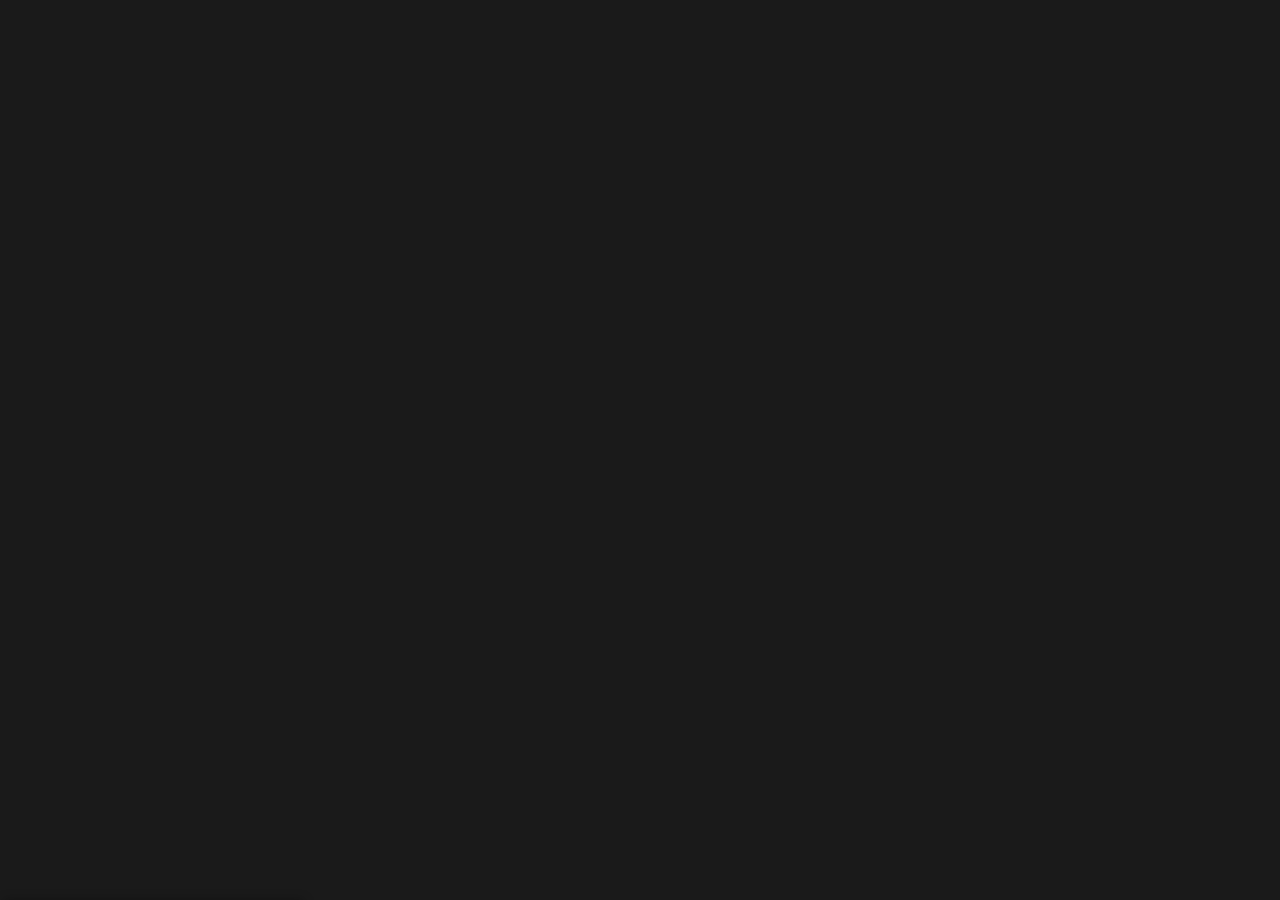
<file: index.html>
<!DOCTYPE html>
<html lang="ru">
<head>
    <meta charset="UTF-8">
    <meta name="viewport" content="width=device-width, initial-scale=1.0">
    <title>Menu</title>
    <link rel="stylesheet" href="styles.css" id="themeStylesheet">
    <link rel="icon" href="sprites/app.png" type="image/png">
</head>
<body>
    <div class="title">Ecrous Engine</div>
    <div class="side-panel">
        <button class="menu-button" onclick="openPage('scenes/projects.html')">Мои Проекты</button>
        <button class="menu-button" onclick="openPage('scenes/Community/Community.html')">Комьюнити</button>
        <button class="menu-button" onclick="openPage('scenes/profile.html')">Профиль</button>
        <button class="menu-button" onclick="openPage('scenes/settings.html')">Настройки</button>
        <button id="News" class="menu-button">Новости</button>
        <button id="myBtn" class="menu-button">Благодарности</button>
        <div class="build-info">19.11.2024</div>
    </div>
    
    <div class="center-container">
        <img src="sprites/coffie.png" alt="Your Image" class="center-image">
        <div class="center-text">
            Похоже, у вас еще нет проектов.
            <br>Создайте новый или импортируйте!
        </div>
    </div>

    <div class="modal-content" id="myModal">
      <span class="close">&times;</span>
      <div class="thank-you">Спасибо от сообщества Ecrous Engine!</div>
      <ul class="modal-menu">
        <li><a href="javascript:void(0);" onclick="openSection('authors')">Авторы</a></li>
        <li><a href="javascript:void(0);" onclick="openSection('donors')">Доноры</a></li>
        <li><a href="javascript:void(0);" onclick="openSection('license')">Лицензия</a></li>
      </ul>

      <!-- Разделы с текстом -->
      <div id="authors" class="section" style="display:none;">
        <h3>Авторы</h3>
        <p>Даниил Домашнев</p>
      </div>

      <div id="donors" class="section" style="display:none;">
        <h3><br>Доноры<br>Я хочу выразить свою благодарность следующим людям:</h3>
        <p>
            <h3><br>Программисты</h3>
            <br>Shodiyor - за помощь с кодом<br>
            Dragon Reis - за помощь с кодом<br>
            Sevasik - за помощь с кодом<br>
            Vasilii1411 - за помощь с кодом<br>
            Prodemo70 - за помощь с кодом
        </p>
        <p>
            <h3><br>Beta Testers</h3>
            <br>W1NDOW - за тестирование<br>
            Квистер - за тестирование<br>
            Sevasik - за тестирование<br>
            Простiй - за тестирование<br>
            [[RUSLAN'S ACCOUNT]] - за тестирование<br>
            Findergd2.2 - за тестирование<br>
            Dark Games - за тестирование<br>
            Mr. pro - за тестирование<br>
            Учёный Года - за тестирование<br>
            WhyLorn - за тестирование<br>
            Prodemo70 - за тестирование<br>
        </p>
        <p>
            <h3><br>Поддержка</h3>
            <br>Моим Подписчиков - за моральную поддержку<br>
            Квистер - за критику и отзывы<br>
            Mate - за дружбу
        </p>
        <p>
            <h3><br>Дизайнеры</h3>
            <br>WesllemCG - за помощь с дизайном<br>
            Humbleoff - за помощь с дизайном<br>
            Totalitarian Utopia - за помощь с дизайном<br>
            Sevasik - за помощь с дизайном
        </p>
    </div>


      <div id="license" class="section" style="display:none;">
        <h3>Лицензия</h3>
        <p>Информация о лицензии, под которой распространяется проект.</p>
      </div>
    </div>

    <div class="news-content" id="myModalNews">
      <span class="closeNews">&times;</span>
      <div class="NewsText">Новости!</div>
      <div class="NewsImages">
        <img src="sprites/Group 1.png" alt="Изображение 1" class="news-image">
        <img src="sprites/Group 2.png" alt="Изображение 2" class="news-image">
        <img src="sprites/Group 3.png" alt="Изображение 3" class="news-image">
      </div>
    </div>
    
    <!-- Соцсети в левом нижнем углу -->
    <div class="social-links">
        <a href="https://www.youtube.com/@EcrousEngine3" target="_blank">
            <img src="sprites/youtube.png" alt="YouTube">
        </a>
        <a href="https://t.me/EcrousEngine" target="_blank">
            <img src="sprites/telegram.png" alt="Telegram">
        </a>
        <a href="https://boosty.to/ecrousengine3/donate" target="_blank">
            <img src="sprites/boosty.png" alt="Boosty">
        </a>
    </div>

    <script src="script.js"></script>
</body>
</html>
</file>
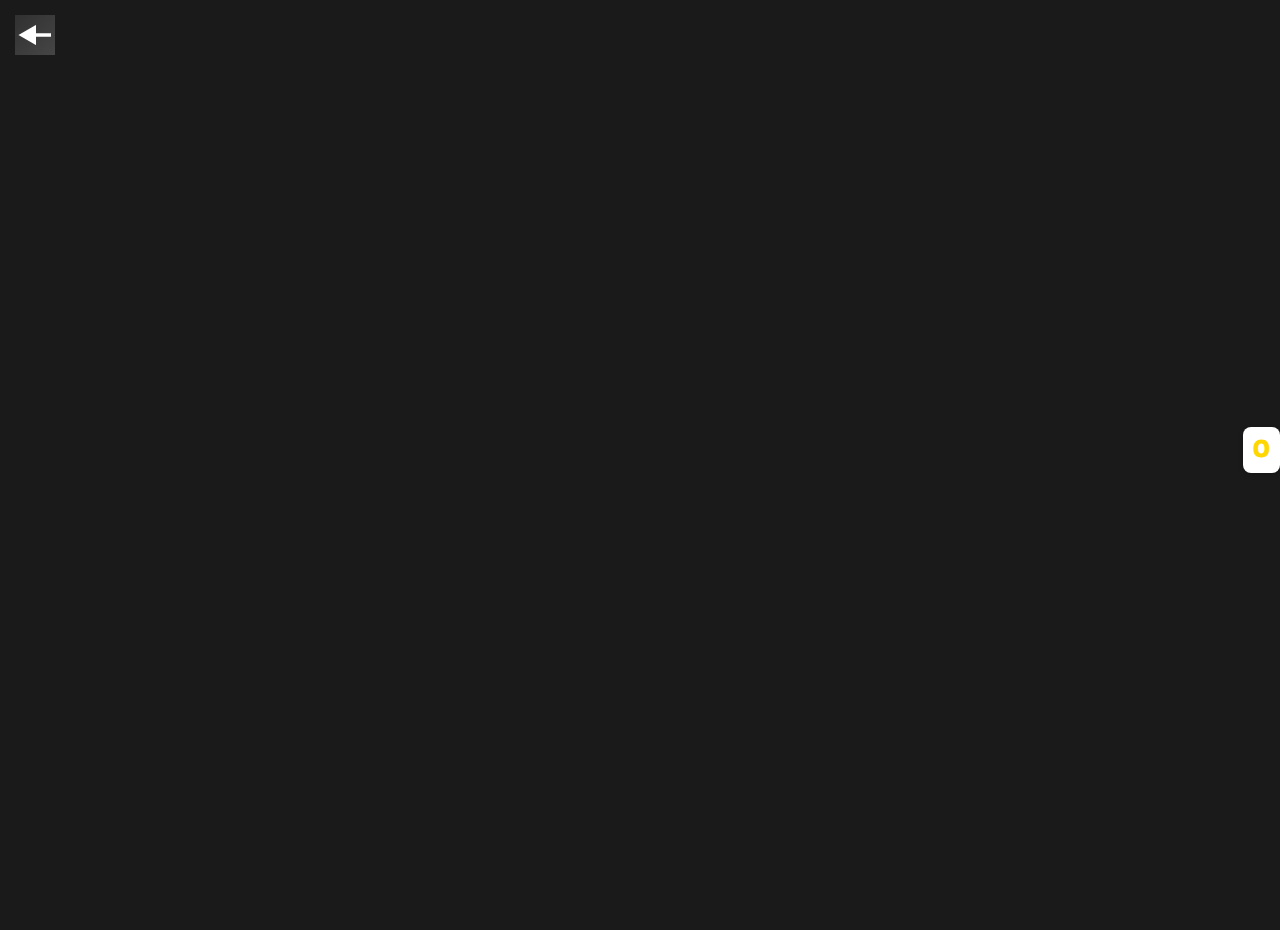
<file: scenes/profile.html>
<!DOCTYPE html>
<html lang="ru">
<head>
    <meta charset="UTF-8">
    <meta name="viewport" content="width=device-width, initial-scale=1.0">
    <title>Профиль</title>
    <link rel="stylesheet" href="profile.css">
    <link rel="icon" href="../sprites/app.png" type="image/png">
</head>
<body>
    <!-- Кнопка назад -->
    <a href="../index.html" class="back-button">
        <img src="../sprites/close.png" alt="Назад">
    </a>

    <div class="title">Профиль</div>
    
    <div class="circle"></div>
    <div class="username" id="username"></div>
    <span id="subscriptionStatus" class="subscription-status"></span> <!-- Галочка для подписки -->

    <!-- Кнопка смены имени -->
    <button class="change-name-button" id="changeNameButton">Сменить имя</button>
    
    <!-- Поле ввода для смены имени -->
    <input type="text" id="nameInput" placeholder="Введите новое имя" class="name-input" style="display: none;"/>

    <!-- Кнопка подписки -->
    <button class="subscribe-button" id="openModalButton">Подписки</button>

    <!-- Модальное окно для подписки -->
    <div id="subscribeModal" class="modal">
        <div class="modal-content">
            <span class="close">&times;</span>
            <h2>Подписка за 129₽</h2>
            <p>Приобретите подписку для получения новых функций.</p>
            <input type="text" id="activationCode" placeholder="Введите код активации" class="activation-input"/>
            <button class="purchase-button" id="activateButton">Купить</button>
            <p id="activationMessage" style="color: red;"></p> <!-- Сообщение для отображения результата активации -->
        </div>
    </div>
    
    <!-- Стиль для счётчика монет -->
    <div class="coin-counter" id="coinCounter">0</div>

    <script src="profile.js"></script>
</body>
</html>
</file>
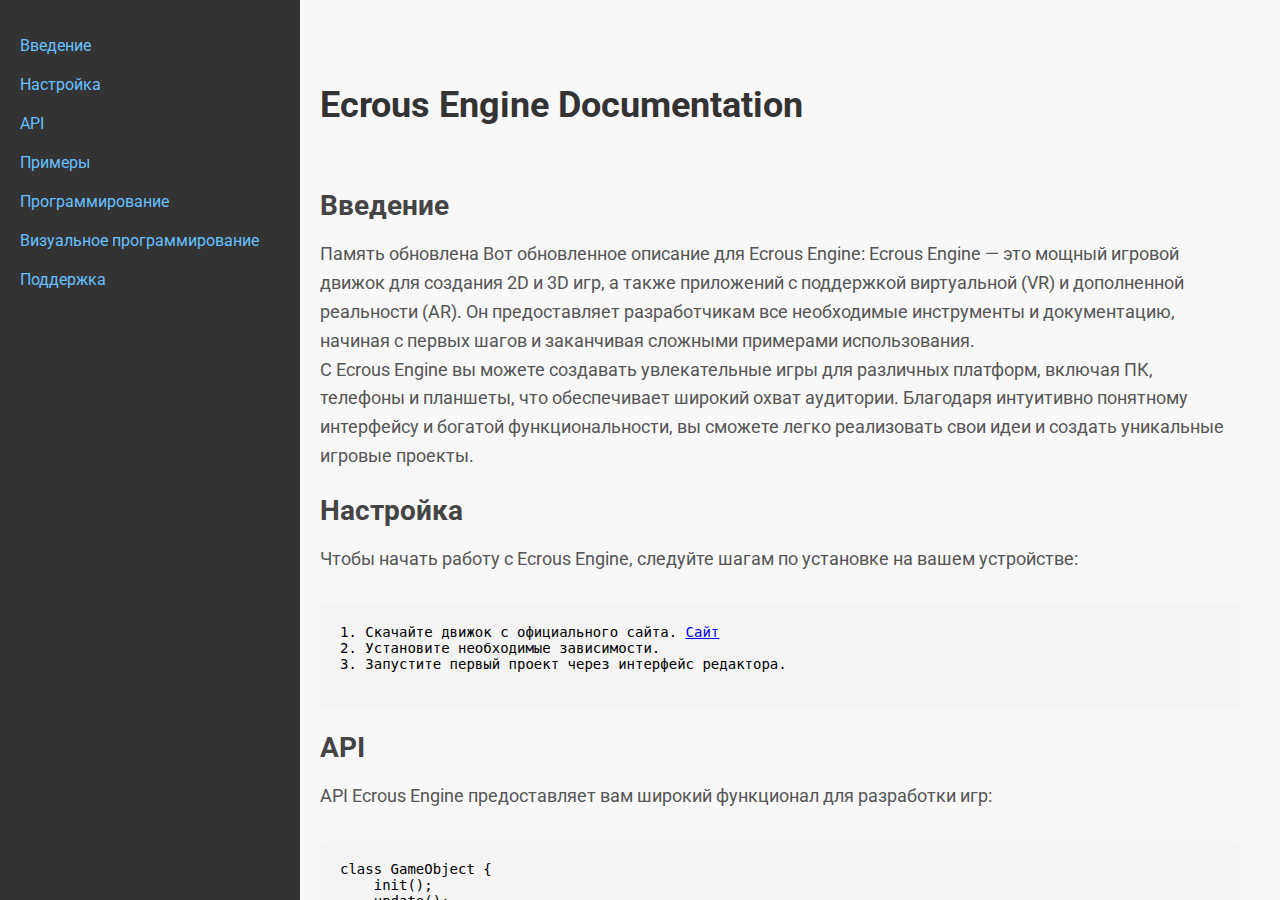
<file: scenes/Documentation/doc.html>
<!DOCTYPE html>
<html lang="ru">
<head>
  <meta charset="UTF-8">
  <meta name="viewport" content="width=device-width, initial-scale=1.0">
  <title>Ecrous Engine Documentation</title>
  <link rel="stylesheet" href="doc.css">
  <link href="https://fonts.googleapis.com/css2?family=Roboto:wght@400;700&display=swap" rel="stylesheet">
</head>
<body>
  <div id="sidebar">
    <nav>
      <ul>
        <li><a href="#introduction">Введение</a></li>
        <li><a href="#setup">Настройка</a></li>
        <li><a href="#api">API</a></li>
        <li><a href="#examples">Примеры</a></li>
        <li><a href="#programming">Программирование</a></li>
        <li><a href="#visual-programming">Визуальное программирование</a></li>
        <li><a href="#support">Поддержка</a></li>
      </ul>
    </nav>
  </div>

  <div id="content">
    <header>
      <h1>Ecrous Engine Documentation</h1>
    </header>

    <main>
      <section id="introduction">
        <h2>Введение</h2>
        <p>
Память обновлена
Вот обновленное описание для Ecrous Engine:

Ecrous Engine — это мощный игровой движок для создания 2D и 3D игр, а также приложений с поддержкой виртуальной (VR) и дополненной реальности (AR). Он предоставляет разработчикам все необходимые инструменты и документацию, начиная с первых шагов и заканчивая сложными примерами использования.<br>С Ecrous Engine вы можете создавать увлекательные игры для различных платформ, включая ПК, телефоны и планшеты, что обеспечивает широкий охват аудитории. Благодаря интуитивно понятному интерфейсу и богатой функциональности, вы сможете легко реализовать свои идеи и создать уникальные игровые проекты.</p>
      </section>

      <section id="setup">
        <h2>Настройка</h2>
        <p>Чтобы начать работу с Ecrous Engine, следуйте шагам по установке на вашем устройстве:</p>
        <pre>
1. Скачайте движок с официального сайта. <a href="https://humoatstudio.github.io/Ecrous-Studio/">Сайт</a>
2. Установите необходимые зависимости.
3. Запустите первый проект через интерфейс редактора.
        </pre>
      </section>

      <section id="api">
        <h2>API</h2>
        <p>API Ecrous Engine предоставляет вам широкий функционал для разработки игр:</p>
        <pre>
class GameObject {
    init();
    update();
    render();
}
        </pre>
      </section>

      <section id="examples">
        <h2>Примеры</h2>
        <p>Вот несколько примеров использования движка для создания различных объектов и механик в игре:</p>
        <pre>
// Создание персонажа
let player = new GameObject();
player.init();
player.update();
player.render();
        </pre>
      </section>

      <section id="programming">
        <h2>Программирование</h2>
        <p>Ecrous Engine поддерживает множество языков программирования, таких как JavaScript, Lua и Python, для создания логики игры. Пример на JavaScript:</p>
        <pre>
// Обновление игровой сцены
function update() {
    player.move();
    enemy.update();
}
        </pre>
      </section>

      <section id="visual-programming">
        <h2>Визуальное программирование</h2>
        <p>Для тех, кто предпочитает визуальное программирование, движок также предлагает интуитивно понятный редактор блоков:</p>
        <div class="visual-editor">
          <div class="block-area">
            Перетащите блоки сюда
          </div>
        </div>
      </section>

      <section id="support">
        <h2>Поддержка</h2>
        <p>Если у вас возникли вопросы или проблемы, вы можете обратиться за поддержкой на официальном форуме или в сообществе пользователей движка.</p>
      </section>
    </main>
  </div>

  <script src="doc.js"></script>
</body>
</html>
</file>
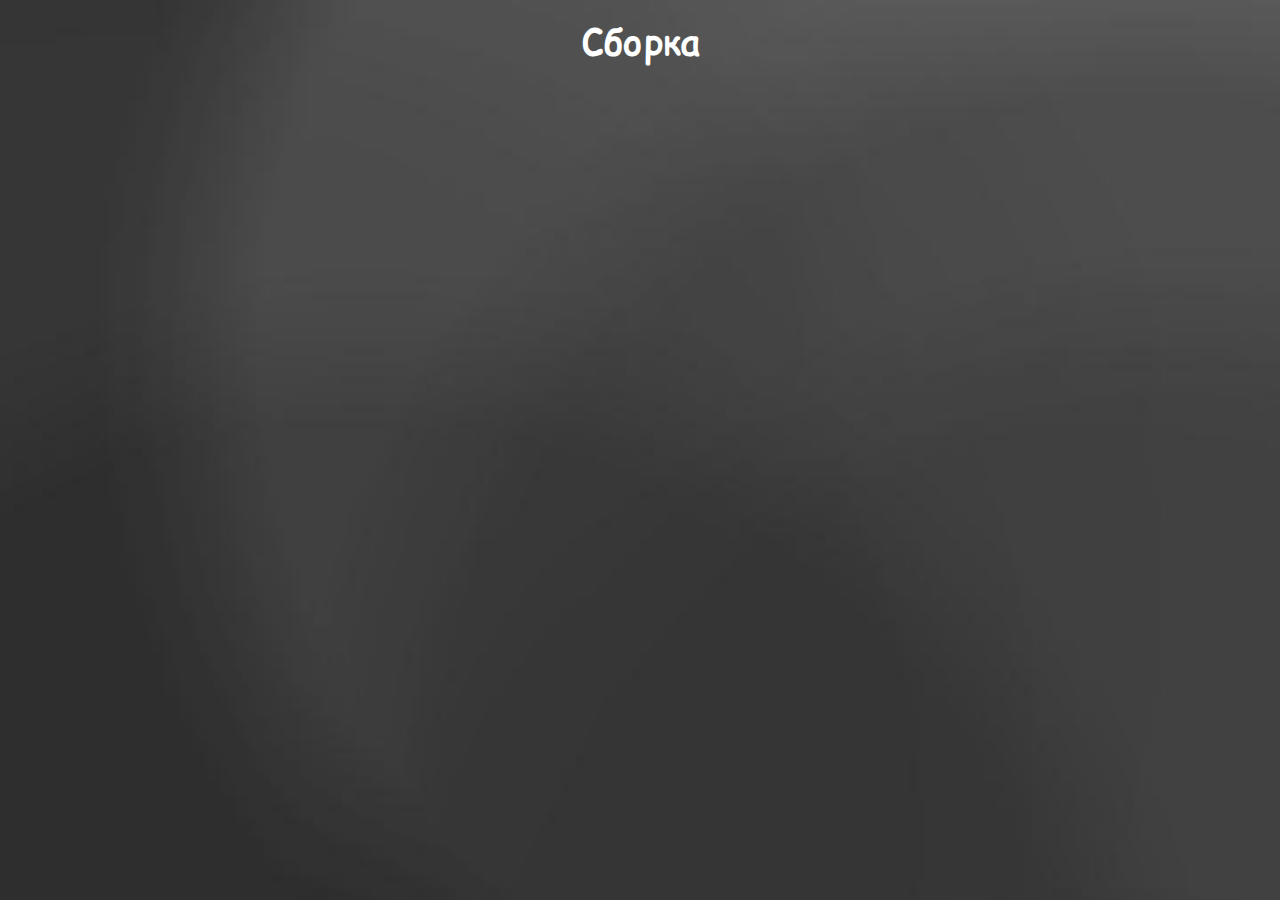
<file: scenes/Editor/builds/build.html>
<!DOCTYPE html>
<html lang="ru">
<head>
    <meta charset="UTF-8">
    <meta name="viewport" content="width=device-width, initial-scale=1.0">
    <title>Build</title>
    <link rel="stylesheet" href="build.css">
    <link rel="icon" href="../../../sprites/app.png" type="image/png">
</head>
<body>
    
    <!-- Кнопка назад -->
    <a href="../Editor.html" class="back-button">
        <img src="../../../sprites/close.png" alt="Назад">    
    </a>

    <!-- Заголовок -->
    <div class="title">
        <h1>Сборка</h1>
    </div>

    <!-- Независимые объекты -->
    <div class="button buildAPK">.APK</div>
    <div class="button buildECR">.ECR</div>

    <div class="button buildIPA" id="ipa-btn">
        .IPA
        <img src="Icons/star.png" alt="Премиум" class="star-icon">
        <div class="tooltip" id="ipa-tooltip">Это премиум функция для сборки .IPA</div>
    </div>

    <div class="button buildEXE" id="exe-btn">
        .EXE
        <img src="Icons/star.png" alt="Премиум" class="star-icon">
        <div class="tooltip" id="exe-tooltip">Это премиум функция для сборки .EXE</div>
    </div>

    <div class="button buildTV" id="tv-btn">
        .TV
        <img src="Icons/star.png" alt="Премиум" class="star-icon">
        <div class="tooltip" id="tv-tooltip">Это премиум функция для сборки .TV</div>
    </div>

    <script src="build.js"></script>
</body>
</html>
</file>
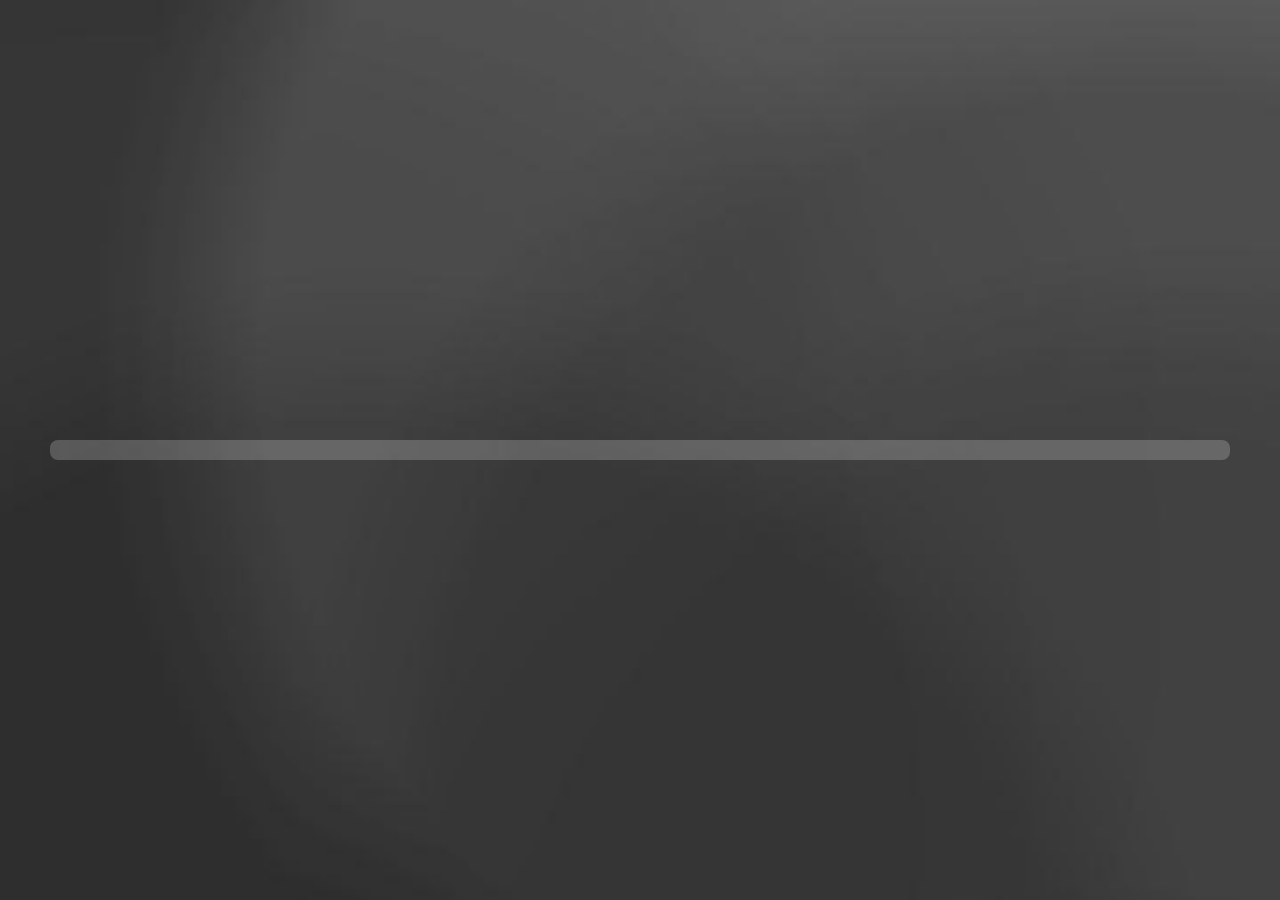
<file: scenes/Editor/Scripting/script.html>
<!DOCTYPE html>
<html lang="ru">
<head>
    <meta charset="UTF-8">
    <meta name="viewport" content="width=device-width, initial-scale=1.0">
    <title>Управление Скриптами</title>
    <link rel="stylesheet" href="script.css">
    <link rel="icon" href="../../../sprites/app.png" type="image/png">
</head>
<body>

    <!-- Кнопка назад -->
    <a href="../Editor.html" class="back-button">
        <img src="../../../sprites/close.png" alt="Назад">
    </a>
    
    <!-- Кнопки плюс и импорт -->
    <img src="../../../sprites/plus.png" class="plus-button" alt="Добавить">
    <img src="../../../sprites/import.png" class="import-button" alt="Импорт">

    <!-- Заголовок -->
    <div class="title">Мои Скрипты</div>
    
    <!-- Контейнер для списка скриптов -->
    <div class="project-list" id="projectList"></div>

    <!-- Модальное окно для добавления скрипта -->
    <div class="modal" id="projectModal">
        <div class="modal-content">
            <h2>Введите название скрипта</h2>
            <input type="text" id="projectName" placeholder="Название Скрипта">
            <select id="languageSelect">
                <option value="visual">Визуальное Программирование</option>
                <option value="python">Python</option>
                <option value="java">Java</option>
                <option value="lua">Lua</option>
                <option value="html">Html</option>
                <option value="css">CSS</option>
                <option value="js">JavaScript</option>
                <option value="csharp">C#</option>
                <option value="cpp">C++</option>
                <option value="php">PHP</option>
                <option value="slashscript">SlashScript</option>
                <option value="nexlang">NexLang</option>
                <option value="jpsscript">JPScript</option>
            </select>
            <button id="submitProject">Готово</button>
        </div>
    </div>

    <script src="script.js"></script>
</body>
</html>
</file>
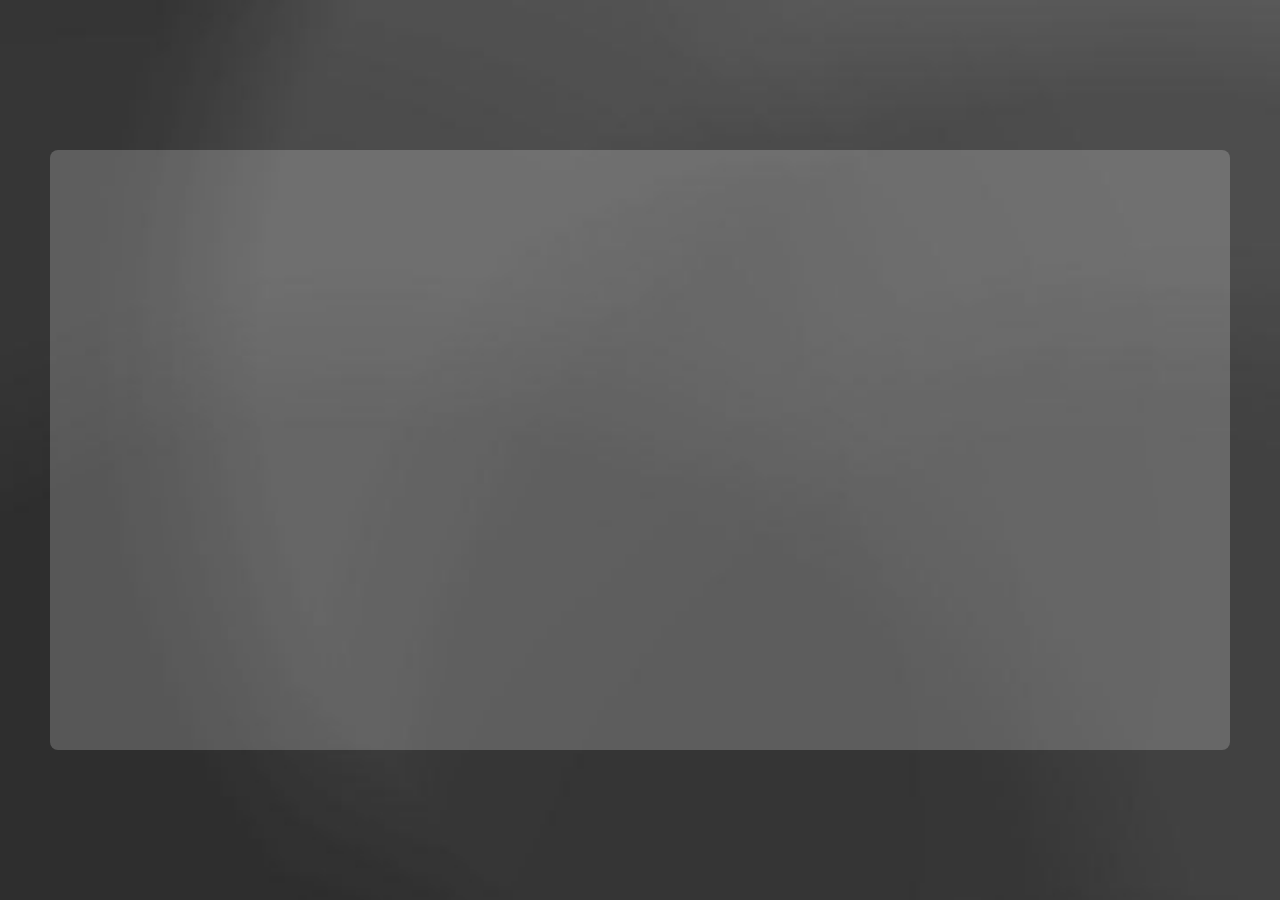
<file: scenes/Editor/Resources/Musics/music.html>
<!DOCTYPE html>
<html lang="ru">
<head>
    <meta charset="UTF-8">
    <meta name="viewport" content="width=device-width, initial-scale=1.0">
    <title>Musics</title>
    <link rel="stylesheet" href="music.css">
    <link rel="icon" href="../../../../sprites/app.png" type="image/png">
</head>
<body>
    <!-- Кнопка назад -->
    <a href="../Resources.html" class="back-button">
        <img src="../../../../sprites/close.png" alt="Назад">
    </a>
    
    <!-- Кнопка Добавить проект -->
    <img src="../../../../sprites/plus.png" class="plus-button" alt="Добавить">

    <!-- Заголовок -->
    <div class="title">Музыка</div>

    <!-- Контейнер для проектов с вертикальным скроллом -->
    <div class="project-list" id="projectList"></div>

    <!-- Модальное окно для добавления проекта -->
    <div class="modal" id="projectModal">
        <div class="modal-content">
            <h2>Введите название звука</h2>
            <input type="text" id="projectName" placeholder="Название звука">
            <input type="file" id="musicFile" accept="audio/*" style="display: none;">
            <button id="submitProject">Готово</button>
        </div>
    </div>

    <!-- Модальное окно для проигрывания музыки -->
    <div class="music-modal" id="musicModal" style="display: none;">
        <div class="music-modal-content">
            <audio id="audioPlayer" controls></audio>
            <button id="closeMusicModal">Закрыть</button>
        </div>
    </div>

    <script src="music.js"></script>
</body>
</html>
</file>
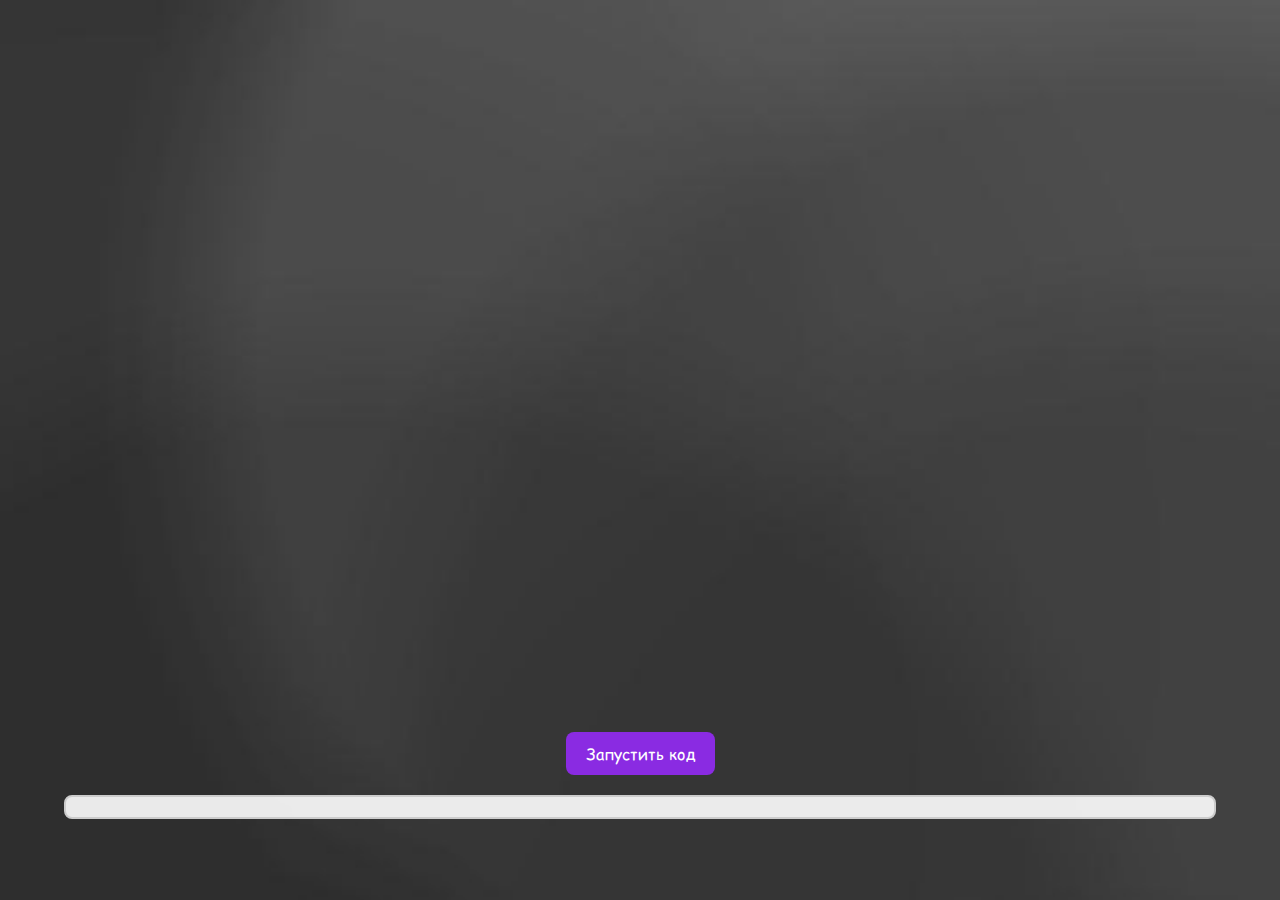
<file: scenes/Editor/Scripting/Java/java.html>
<!DOCTYPE html>
<html lang="ru">
<head>
    <meta charset="UTF-8">
    <title>Java IDE</title>
    <link rel="stylesheet" href="java.css">
    <link rel="icon" href="../../../../sprites/app.png" type="image/png">
</head>
<body>
    
    <!-- Кнопка назад -->
    <a href="../script.html" class="back-button">
        <img src="../../../../sprites/close.png" alt="Назад">
    </a>

    <div class="title">Java IDE</div>

    <!-- Текстовое поле для написания кода -->
    <textarea id="codeEditor" class="code-editor" placeholder="Введите ваш код на Java..."></textarea>
    
    <!-- Кнопка для запуска кода -->
    <button id="runButton" class="run-button">Запустить код</button>

    <!-- Поле для вывода результата -->
    <div id="output" class="output"></div>
    
    <script src="java.js"></script>
</body>
</html>
</file>
<file: styles.css>
/* Первый шрифт */
@font-face {
    font-family: 'CustomFont';
    src: url('fonts/font.otf') format('opentype');
}

/* Второй шрифт */
@font-face {
    font-family: 'CustomFont2';
    src: url('fonts/Khand-Bold.ttf') format('opentype');
}

* {
    margin: 0;
    padding: 0;
    box-sizing: border-box;
    font-family: 'CustomFont', sans-serif;
}

body, html {
    height: 100%;
}

body {
    display: flex;
    background-color: #1A1A1A; /* Новый цвет фона */
    color: white;
    justify-content: center;
    align-items: flex-end;
    flex-direction: column;
    transition: background 0.3s ease, color 0.3s ease;
}

.title {
    position: absolute;
    top: 25px;
    text-align: center;
    width: 100%;
    font-size: 75px;
    opacity: 0;
    font-weight: bold;
    font-family: 'CustomFont2', sans-serif; /* Если шрифт установлен в системе */
    animation: fadeInTitle 2s ease-in-out forwards;
}

.center-container {
    position: fixed;
    top: 50%;
    left: 50%;
    transform: translate(-50%, -50%);
    text-align: center;
}

.center-image {
    width: 100px; /* Размер картинки */
    height: auto;
    margin-bottom: 20px; /* Отступ между картинкой и текстом */
    opacity: 0; /* Начальная невидимость */
    animation: fadeInImage 2s ease-in-out forwards; /* Анимация появления картинки */
}

.center-text {
    font-size: 24px;
    color: white;
    font-weight: bold;
    opacity: 0; /* Начальная невидимость */
    animation: fadeInText 2s ease-in-out forwards; /* Анимация появления текста */
    margin-top: 20px; /* Дополнительное смещение вниз */
}

@keyframes fadeInImage {
    from {
        opacity: 0;
        transform: translateY(-20px); /* Картинка начинает чуть выше */
    }
    to {
        opacity: 1;
        transform: translateY(0); /* Картинка появляется в центре */
    }
}

@keyframes fadeInText {
    from {
        opacity: 0;
        transform: translateY(20px); /* Текст начинается чуть ниже */
    }
    to {
        opacity: 1;
        transform: translateY(0); /* Текст появляется в центре */
    }
}

@keyframes fadeInTitle {
    from {
        opacity: 0;
        transform: translateY(-20px);
    }
    to {
        opacity: 1;
        transform: translateY(0);
    }
}

.container {
    width: 100%;
    display: flex;
    flex-direction: column;
    align-items: center;
    padding-bottom: 20px;
    opacity: 0;
    animation: fadeInContainer 3s ease-in-out forwards;
}

@keyframes fadeInContainer {
    from {
        opacity: 0;
        transform: translateY(20px);
    }
    to {
        opacity: 1;
        transform: translateY(0);
    }
}

/* Анимация для соцсетей */
.social-links {
    position: absolute;
    bottom: 15px;
    right: 15px;
    color: rgba(255, 255, 255, 1.0); /* Цвет текста кнопки */
    background-color: rgba(37, 37, 37, 1.0); /* Цвет фона кнопки */
    border-radius: 30px;
    opacity: 0;
    padding: 10px; /* Увеличиваем отступы внутри кнопки для большего фона */
    animation: fadeInSocialLinks 4.5s ease-in-out forwards;
}

@keyframes fadeInSocialLinks {
    from {
        opacity: 0;
        transform: translateX(-20px);
    }
    to {
        opacity: 1;
        transform: translateX(0);
    }
}

.social-links a {
    margin-right: 10px;
}

.social-links img {
    width: 40px;
    height: 40px;
    border-radius: 10px; /* Добавляет закругленность углов */
    transition: transform 0.3s ease, filter 0.3s ease, opacity 0.3s ease;
}

.social-links img:hover {
    transform: scale(1.1);
    filter: brightness(1.2);
    opacity: 0.8; /* Добавляет эффект уменьшения непрозрачности */
    background-color: rgba(0, 255, 204, 1.0); /* Цвет фона при наведении */
    border-color: rgba(255, 255, 255, 1.0); /* Цвет обводки при наведении */
    transform: translateY(-2px); /* Немного поднимаем кнопку при наведении */
    box-shadow: 0 6px 15px rgba(0, 0, 0, 0.5); /* Увеличиваем тень при наведении */
}

@media (max-width: 400px) {
    .menu-button {
        width: 80%;
    }
}

.welcome-message {
    position: fixed;
    top: 0;
    left: 0;
    width: 100%;
    height: 100%;
    background-color: rgba(0, 0, 0, 0.8);
    display: flex;
    justify-content: center;
    align-items: center;
    z-index: 1000;
}

.welcome-content {
    background-color: white;
    padding: 20px;
    border-radius: 10px;
    text-align: center;
    color: black;
}

#welcome-content button {
    margin-top: 10px;
    padding: 10px 20px;
    border: none;
    background-color: #6200ea;
    color: white;
    border-radius: 5px;
    cursor: pointer;
    transition: background-color 0.3s ease, transform 0.3s ease;
}

#welcome-content button:hover {
    background-color: #3700b3;
    transform: scale(1.05); /* Добавляет эффект увеличения при наведении */
}

/* Панель с кнопками, расположенная слева */
.side-panel {
    position: fixed;
    bottom: 0;
    left: 0;
    width: 300px; /* Ширина панели */
    height: 100%; /* Высота панели на весь экран */
    background-color: #222222; /* Цвет фона панели */
    display: flex;
    flex-direction: column;
    justify-content: center; /* Центрирование кнопок по вертикали */
    align-items: center; /* Выравнивание элементов по центру по оси X */
    padding-top: 20px;
    box-shadow: 4px 0 10px rgba(0, 0, 0, 0.3);
    transform: translateY(100%); /* Скрывает панель по умолчанию */
    animation: slideUp 0.5s ease-in-out forwards; /* Анимация подъема панели */
}

/* Анимация подъема панели */
@keyframes slideUp {
    from {
        transform: translateY(100%);
    }
    to {
        transform: translateY(0);
    }
}

/* Стили для текста с версией билда */
.build-info {
    position: absolute;
    top: 20px; /* Располагаем текст вверху панели */
    color: rgba(255, 255, 255, 0.7); /* Белый цвет с прозрачностью */
    font-size: 30px;
    font-weight: normal;
    text-align: center;
    font-weight: bold;
    font-family: 'CustomFont2', sans-serif; /* Если шрифт установлен в системе */
    width: 100%;
}

/* Кнопки внутри панели */
.side-panel .menu-button {
    width: 250px; /* Ширина кнопок */
    height: 60px; /* Высота кнопок */
    margin: 10px 0; /* Отступы между кнопками */
    color: rgba(255, 255, 255, 1.0);
    background-color: #303030;
    border-radius: 15px;
    border: 2px solid rgba(0, 255, 204, 1.0);
    font-size: 22px; /* Размер шрифта кнопок */
    font-weight: bold;
    text-align: center;
    cursor: pointer;
    opacity: 0.9;
    transition: background-color 0.3s ease, transform 0.3s ease, box-shadow 0.3s ease, border-color 0.3s ease;
    box-shadow: 0 4px 10px rgba(0, 0, 0, 0.3);
}

.side-panel .menu-button:hover {
    background-color: #;
    border-color: rgba(255, 255, 255, 1.0);
    transform: translateY(-2px);
    box-shadow: 0 6px 15px rgba(0, 0, 0, 0.5);
}

/* Адаптация для мобильных устройств */
@media (max-width: 400px) {
    .side-panel {
        width: 100%; /* При меньших разрешениях панель будет занимать всю ширину */
    }

    .side-panel .menu-button {
        width: 80%; /* Кнопки будут занимать 80% от ширины экрана */
    }
}

/* Стили для модального окна */
.modal {
    display: none; /* Скрываем по умолчанию */
    position: fixed; /* Фиксированное положение */
    z-index: 1; /* Помещаем поверх других элементов */
    left: 50%;
    top: 50%;
    transform: translate(-50%, -50%);
    width: 100%;
    height: 100%;
    overflow: auto; /* Добавляем полосу прокрутки, если содержимое слишком большое */
    background-color: rgba(0,0,0,0.4); /* Полупрозрачный фон */
    font-family: 'CustomFont2', bold;
}

.modal-content {
    background-color: #1F1F1F;
    margin: 15% auto;
    padding: 25px;
    border: 5px solid black;
    width: 80%;
    height: 40vh;
    overflow-y: auto; /* Добавляем вертикальную прокрутку */
    border-radius: 15px;
    display: flex;
    position: relative;
    flex-direction: column; /* Размещаем элементы в колонку */
    align-items: center; /* Выравниваем элементы по вертикали */
}

.modal-menu {
    list-style: none; /* Убираем маркеры списка */
    padding: 0;
    margin: 0;
    display: flex; /* Располагаем элементы в строку */
    gap: 20px; /* Отступ между пунктами */
    margin-top: 20px; /* Отступ сверху */
}

.thank-you {
  font-size: 24px;
  color: white;
  margin-bottom: 20px; /* Отступ под текстом */
  text-align: center; /* Центрируем текст */
}

.modal-menu {
  list-style-type: none;
  padding: 0;
}

.modal-menu li {
  margin: 10px 0;
}

.modal-menu a {
  color: #fff;
  text-decoration: none;
  font-size: 18px;
}

.modal-menu a:hover {
  color: #f39c12;
}

.close {
  position: absolute;
  top: 10px;
  right: 20px;
  color: #aaa;
  font-size: 28px;
  font-weight: bold;
  cursor: pointer;
}

.close:hover,
.close:focus {
  color: black;
  text-decoration: none;
}

.block-with-text {
    overflow: hidden;
}

/* Для больших экранов */
@media (min-width: 768px) {
  .modal-content {
    width: 60%;
  }
}

/* Для маленьких экранов */
@media (max-width: 767px) {
  .modal-content {
    width: 90%;
  }
}

.news-content {
  background-color: #1F1F1F;
  margin: 15% auto;
  padding: 25px;
  border: 5px solid black;
  width: 80%;
  height: 40vh;
  overflow: hidden;
  border-radius: 15px;
  display: flex;
  position: relative;
  flex-direction: column; /* Размещаем элементы в колонку */
  align-items: center; /* Выравниваем элементы по вертикали */
}

.NewsText {
  font-size: 24px;
  color: white;
  margin-bottom: 20px; /* Отступ под текстом */
  text-align: center; /* Центрируем текст */
}

.closeNews {
  position: absolute;
  top: 10px;
  right: 20px;
  color: #aaa;
  font-size: 28px;
  font-weight: bold;
  cursor: pointer;
}

.closeNews:hover,
.closeNews:focus {
  color: black;
  text-decoration: none;
}

.NewsImages {
  display: flex;
  justify-content: center; /* Центрируем изображения по горизонтали */
  gap: 20px; /* Расстояние между изображениями */
}

.news-image {
  width: 200px; /* Ширина изображения */
  height: 275px; /* Высота изображения */
  object-fit: cover; /* Сохраняем пропорции внутри заданных размеров */
  border-radius: 10px; /* Закруглённые углы */
}

.news-image:hover {
  transform: scale(1.1); /* Увеличиваем изображение при наведении */
  transition: transform 0.3s ease; /* Плавный эффект увеличения */
}
</file>
<file: scenes/profile.css>
@font-face {
    font-family: 'CustomFont';
    src: url('../fonts/font.otf') format('truetype');
}

* {
    margin: 0;
    padding: 0;
    box-sizing: border-box;
    font-family: 'CustomFont', sans-serif;
}

body, html {
    height: 100%;
}

body {
    background-color: #1A1A1A;;
    background-size: cover;
    display: flex;
    justify-content: center;
    align-items: flex-end;
    flex-direction: column;
}

.title {
    position: absolute;
    top: 15px;
    text-align: center;
    width: 100%;
    font-size: 24px;
    color: white;
    opacity: 0;
    animation: fadeInTitle 2s ease-in-out forwards;
}

@keyframes fadeInTitle {
    from {
        opacity: 0;
        transform: translateY(-20px);
    }
    to {
        opacity: 1;
        transform: translateY(0);
    }
}

/* Стиль для кнопки назад */
.back-button {
    position: absolute;
    top: 15px;
    left: 15px;
    width: 40px;
    height: 40px;
    cursor: pointer;
    transition: transform 0.3s ease;
    z-index: 10;
    opacity: 1; /* Начальное состояние с нулевой прозрачностью */
    animation: fadeIn 1s ease forwards;
    animation-delay: 0.2s; /* Задержка появления кнопки назад */
}

.back-button img {
    width: 100%;
    height: 100%;
}

.back-button:hover {
    transform: scale(1.1);
}

/* Стиль для кнопки подписки */
.subscribe-button {
    background-color: #ff6b6b;
    color: white;
    border: none;
    padding: 10px 20px;
    font-size: 12px;
    border-radius: 25px;
    cursor: pointer;
    position: absolute;
    bottom: 20px; /* Отступ от нижней границы экрана */
    left: 53%;
    transform: translateX(-50%) translateY(50px); /* Начальная позиция для анимации */
    opacity: 0; /* Начальная прозрачность */
    animation: fadeInButton 1.5s ease-in-out forwards; /* Анимация появления */
}

/* Анимация при наведении */
.subscribe-button:hover {
    background-color: #ff3b3b;
    transform: translateX(-50%) scale(1.1); /* Сохраняем центрирование при увеличении */
}

/* Ключевые кадры для анимации появления */
@keyframes fadeInButton {
    0% {
        opacity: 0;
        transform: translateX(-50%) translateY(50px); /* Кнопка немного ниже и прозрачна */
    }
    100% {
        opacity: 1;
        transform: translateX(-50%) translateY(0); /* Кнопка встает на место и полностью видима */
    }
}

/* Модальное окно */
.modal {
    display: none; /* Скрыто по умолчанию */
    position: fixed;
    z-index: 100;
    left: 0;
    top: 0;
    width: 100%;
    height: 100%;
    background-color: rgba(0, 0, 0, 0.7);
    justify-content: center;
    align-items: center;
}

.modal-content {
    background-color: white;
    padding: 20px;
    border-radius: 10px;
    text-align: center;
    animation: slideIn 0.5s ease;
}

@keyframes slideIn {
    from {
        opacity: 0;
        transform: translateY(-50px);
    }
    to {
        opacity: 1;
        transform: translateY(0);
    }
}

.close {
    position: absolute;
    top: 10px;
    right: 15px;
    font-size: 28px;
    cursor: pointer;
    color: black;
    opacity: 0; /* Начальное состояние прозрачности */
    animation: fadeInClose 1s ease-in-out forwards;
    animation-delay: 0.5s; /* Задержка для плавного появления */
}

@keyframes fadeInClose {
    from {
        opacity: 0;
        transform: scale(0.5);
    }
    to {
        opacity: 1;
        transform: scale(1);
    }
}

/* Стиль для круга */
.circle {
    width: 150px;
    height: 150px;
    background-color: #ff6b6b;
    border-radius: 50%;
    position: absolute;
    cursor: pointer;
    top: 75px;
    left: 47%;
    transform: translateX(-50%);
    opacity: 0;
    animation: fadeInCircle 1.5s ease-in-out forwards;
    animation-delay: 0.5s;
}

@keyframes fadeInCircle {
    from {
        opacity: 0;
        transform: translateY(-50px);
    }
    to {
        opacity: 1;
        transform: translateY(0);
    }
}

/* Стиль для имени пользователя */
.username {
    position: absolute;
    top: 250px;
    left: 48%;
    transform: translateX(-50%);
    font-size: 24px;
    color: white;
    opacity: 0;
    animation: fadeInUsername 2s ease-in-out forwards;
    animation-delay: 1s;
}

@keyframes fadeInUsername {
    from {
        opacity: 0;
        transform: translateY(-20px);
    }
    to {
        opacity: 1;
        transform: translateY(0);
    }
}

/* Стиль для кнопки смены имени */
.change-name-button {
    background-color: #4CAF50;
    color: white;
    border: none;
    padding: 10px 20px;
    font-size: 12px;
    border-radius: 25px;
    cursor: pointer;
    position: absolute;
    top: 320px;
    left: 48%;
    transform: translateX(-50%);
    opacity: 0;
    animation: fadeInChangeNameButton 2s ease-in-out forwards;
    animation-delay: 1.5s;
}

@keyframes fadeInChangeNameButton {
    from {
        opacity: 0;
        transform: translateY(30px);
    }
    to {
        opacity: 1;
        transform: translateY(0);
    }
}

/* Стиль для поля ввода имени */
.name-input {
    position: absolute;
    top: 320px;
    left: 50%;
    transform: translateX(-50%);
    padding: 10px;
    border: 1px solid #ccc;
    border-radius: 5px;
    display: none;
}

.coin-counter {
    font-size: 24px; /* Размер шрифта для счётчика монет */
    font-weight: bold; /* Полужирный текст */
    color: #FFD700; /* Цвет монет (золотой) */
    background-color: #ffffff; /* Фон счётчика монет */
    padding: 10px; /* Отступы вокруг текста */
    border-radius: 8px; /* Закругленные углы */
    box-shadow: 0 2px 5px rgba(0, 0, 0, 0.2); /* Лёгкая тень для эффекта */
    text-align: center; /* Центрирование текста */
    margin: 10px 0; /* Отступ сверху и снизу */
}

.activation-input {
    margin: 10px 0; /* Отступы вокруг поля */
    padding: 10px; /* Отступы внутри поля */
    border: 1px solid #ccc; /* Граница */
    border-radius: 5px; /* Закругленные углы */
}

.subscription-status {
    font-size: 24px;
    color: green; /* Цвет галочки */
    position: absolute;
    top: 250px;
    left: 45%; /* Позиция галочки */
    transform: translateX(-50%);
    display: none; /* Скрыть по умолчанию */
}
</file>
<file: scenes/Documentation/doc.css>
body {
  font-family: 'Roboto', sans-serif;
  margin: 0;
  display: flex;
  height: 100vh;
  overflow: hidden;
  background-color: #f8f8f8;
}

#sidebar {
  background-color: #333;
  color: white;
  width: 260px;
  padding: 20px;
  position: fixed;
  height: 100%;
  overflow-y: auto;
  top: 0;
  left: 0;
  z-index: 1000;
  transition: transform 0.3s ease;
}

#sidebar nav ul {
  list-style-type: none;
  padding: 0;
}

#sidebar nav ul li {
  margin-bottom: 20px;
}

#sidebar nav ul li a {
  color: #67c0ff;
  text-decoration: none;
  font-size: 16px;
  transition: color 0.3s;
}

#sidebar nav ul li a:hover {
  color: #ffffff;
}

#content {
  margin-left: 280px; /* Добавляем отступ для панели */
  padding: 40px;
  flex-grow: 1;
  overflow-y: auto;
}

header {
  padding: 20px 0;
}

h1 {
  color: #333;
  font-size: 36px;
  margin-bottom: 20px;
}

h2 {
  color: #444;
  margin-bottom: 15px;
  font-size: 28px;
}

p {
  font-size: 18px;
  color: #555;
  line-height: 1.6;
}

pre {
  background-color: #f4f4f4;
  padding: 20px;
  border-radius: 5px;
  margin-top: 30px;
  font-size: 14px;
  overflow-x: auto;
}

.visual-editor {
  margin-top: 20px;
  background-color: #f0f0f0;
  padding: 10px;
  border-radius: 5px;
}

.block-area {
  width: 100%;
  height: 300px;
  border: 2px dashed #67c0ff;
  display: flex;
  align-items: center;
  justify-content: center;
  color: #999;
  font-style: italic;
}

@media screen and (max-width: 768px) {
  #sidebar {
    width: 220px;
  }

  #content {
    margin-left: 240px;
    padding: 20px;
  }

  h1 {
    font-size: 28px;
  }

  h2 {
    font-size: 24px;
  }

  p {
    font-size: 16px;
  }

  pre {
    font-size: 12px;
  }
}

@media screen and (max-width: 480px) {
  #sidebar {
    width: 100%;
    height: auto;
    position: relative;
  }

  #content {
    margin-left: 0;
    padding: 10px;
  }

  h1 {
    font-size: 24px;
  }

  h2 {
    font-size: 20px;
  }

  p {
    font-size: 14px;
  }

  pre {
    font-size: 12px;
  }
}
</file>
<file: scenes/Editor/builds/build.css>
@font-face {
    font-family: 'CustomFont';
    src: url('../../../fonts/ofont.ttf') format('truetype');
}

* {
    margin: 0;
    padding: 0;
    box-sizing: border-box;
    font-family: 'CustomFont', sans-serif;
}

body, html {
    height: 100%;
}

body {
    background-image: url('../../../sprites/bg2.png');
    background-size: cover;
    display: flex;
    justify-content: center;
    align-items: flex-start;
    flex-direction: column;
    position: relative;
}

/* Заголовок (независимый от других объектов) */
.title {
    position: absolute;
    top: 15px;
    left: 50%; /* Центрирование по оси X */
    transform: translateX(-50%); /* Смещение на половину ширины элемента */
    font-size: 24px;
    color: white;
    opacity: 1;
    transition: opacity 0.3s ease;
}

.title h1 {
    font-size: 36px;
    color: white;
    animation: fadeInTitle 2s ease-in-out forwards;
}

/* Анимация для плавного появления заголовка */
@keyframes fadeInTitle {
    from {
        opacity: 0;
        transform: translateY(-20px);
    }
    to {
        opacity: 1;
        transform: translateY(0);
    }
}

/* Анимация для плавного появления объектов */
@keyframes fadeIn {
    from {
        opacity: 0;
    }
    to {
        opacity: 1;
    }
}

/* Кнопка назад (независимая) */
.back-button {
    position: absolute;
    top: 15px;
    left: 15px;
    width: 40px;
    height: 40px;
    cursor: pointer;
    transition: transform 0.3s ease;
    z-index: 10;
    opacity: 0;
    animation: fadeIn 1s ease forwards;
    animation-delay: 0.2s;
}

.back-button img {
    width: 100%;
    height: 100%;
}

.back-button:hover {
    transform: scale(1.1);
}

/* Независимые объекты "build" */
.buildAPK, .buildECR, .buildIPA, .buildEXE, .buildTV {
    opacity: 0;
    animation: fadeIn 1s ease forwards;
}

.buildAPK {
    width: 150px;
    height: 200px;
    background-color: #ff6b6b;
    border-radius: 15px;
    position: absolute;
    top: 75px;
    left: calc(50% - 175px); /* Смещение влево от центра на 200px */
    animation-delay: 0.3s;
}

.buildECR {
    width: 175px;
    height: 50px;
    background-color: #ff6b6b;
    border-radius: 15px;
    position: absolute;
    top: 75px;
    left: calc(50% - 0px); /* Смещение вправо от центра на 200px */
    animation-delay: 0.5s;
}

/* Пример остальных объектов: можно расположить по отдельности */
.buildIPA {
    width: 175px;
    height: 50px;
    background-color: #ff6b6b;
    border-radius: 15px;
    position: absolute;
    top: 150px;
    left: calc(50% - 0px);
    animation-delay: 0.7s;
}

.buildEXE {
    width: 175px;
    height: 50px;
    background-color: #ff6b6b;
    border-radius: 15px;
    position: absolute;
    top: 225px;
    left: calc(50% - 0px);
    animation-delay: 0.9s;
}

.buildTV {
    width: 200px;
    height: 50px;
    background-color: #ff6b6b;
    border-radius: 15px;
    position: absolute;
    top: 300px;
    left: 50%; /* Центр по оси X */
    transform: translateX(-50%);
    animation-delay: 1.1s;
}

div {
    font-size: 16px;
    color: white;
    text-align: center;
    line-height: 50px;
}

/* Стили для черной таблички */
.tooltip {
    display: none;  /* Скрыто по умолчанию */
    position: absolute;
    bottom: 110%; /* Позиция над кнопкой */
    left: 50%;
    transform: translateX(-50%);
    background-color: black;
    color: white;
    padding: 10px;
    border-radius: 5px;
    white-space: nowrap;
    opacity: 0;
    transition: opacity 0.3s ease;
    z-index: 1;
}

/* Показ таблички */
.tooltip.show {
    display: block;
    opacity: 1;
}

/* Анимация плавного появления и исчезновения таблички */
@keyframes fadeInOut {
    0% {
        opacity: 0;
    }
    50% {
        opacity: 1;
    }
    100% {
        opacity: 0;
    }
}

/* Стиль для иконки звезды */
.star-icon {
    width: 26px;  /* Уменьшаем ширину звезды */
    height: 26px; /* Уменьшаем высоту звезды */
    margin-left: 8px; /* Отступ от текста */
    vertical-align: middle; /* Выравнивание по центру с текстом */
}
</file>
<file: scenes/Editor/Scripting/script.css>
@font-face {
    font-family: 'CustomFont';
    src: url('../../../fonts/ofont.ttf') format('truetype');
}

* {
    margin: 0;
    padding: 0;
    box-sizing: border-box;
    font-family: 'CustomFont', sans-serif;
}

body, html {
    height: 100%;
}

body {
    background-image: url('../../../sprites/bg2.png');
    background-size: cover;
    display: flex;
    justify-content: center;
    align-items: flex-end;
    flex-direction: column;
}

/* Анимации для заголовков и кнопок */
.title, .plus-button, .import-button, .back-button {
    transition: opacity 0.3s ease;
}

.title {
    position: absolute;
    top: 15px;
    text-align: center;
    width: 100%;
    font-size: 24px;
    color: white;
    opacity: 0;
    animation: fadeInTitle 2s ease-in-out forwards;
}

@keyframes fadeInTitle {
    from {
        opacity: 0;
        transform: translateY(-20px);
    }
    to {
        opacity: 1;
        transform: translateY(0);
    }
}

/* Анимация для кнопок */
@keyframes fadeInButton {
    from {
        opacity: 0;
        transform: translateY(20px);
    }
    to {
        opacity: 1;
        transform: translateY(0);
    }
}

/* Общие стили для кнопки назад */
.back-button {
    position: absolute;
    top: 15px;
    left: 15px;
    width: 40px; /* Увеличил размер для лучшего восприятия */
    height: 40px;
    cursor: pointer;
    z-index: 1000;
    opacity: 0;
    background-color: rgba(255, 255, 255, 0.8); /* Полупрозрачный белый фон */
    border: none; /* Убрал рамку */
    box-shadow: 0px 4px 10px rgba(0, 0, 0, 0.3); /* Тень для объёмности */
    transition: transform 0.3s ease, opacity 0.3s ease, background-color 0.3s ease;
    animation: fadeIn 1s ease forwards;
    animation-delay: 0.2s;
}

.back-button img {
    width: 100%;
    height: 100%;
    transition: transform 0.3s ease; /* Анимация увеличения изображения */
}

.back-button:hover {
    transform: scale(1.1); /* Лёгкое увеличение кнопки */
    background-color: rgba(255, 255, 255, 1); /* Более яркий белый цвет при наведении */
}

.back-button:hover img {
    transform: scale(1.2); /* Увеличение изображения при наведении */
}

/* Анимация плавного появления кнопки */
@keyframes fadeIn {
    from {
        opacity: 0;
        transform: translateY(-20px);
    }
    to {
        opacity: 1;
        transform: translateY(0);
    }
}

.plus-button {
    position: absolute;
    bottom: 15px;
    left: 12%;
    width: 125px;
    height: 50px;
    cursor: pointer;
    z-index: 10;
    opacity: 0;
    animation: fadeInButton 1.5s ease-in-out forwards;
    animation-delay: 1s;
}

.import-button {
    position: absolute;
    bottom: 15px;
    left: 55%;
    width: 125px;
    height: 50px;
    cursor: pointer;
    z-index: 10;
    opacity: 0;
    animation: fadeInButton 1.5s ease-in-out forwards;
    animation-delay: 1.5s;
}

.project-list {
    position: absolute;
    top: 50%;
    left: 50%;
    transform: translate(-50%, -50%);
    width: calc(100% - 100px);
    max-height: 600px;
    overflow-y: auto;
    padding: 10px;
    display: flex;
    flex-direction: column;
    gap: 10px;
    z-index: 5;
    background-color: rgba(255, 255, 255, 0.2);
    border-radius: 8px;
}

.project-container {
    display: flex;
    justify-content: space-between;
    align-items: center;
    padding: 5px;
}

.project-button {
    width: 275px;
    height: 60px;
    background: linear-gradient(45deg, #6a0dad, #8a2be2);
    color: white;
    font-size: 14px;
    text-align: center;
    line-height: 60px;
    border: none;
    cursor: pointer;
    border-radius: 10px;
    transition: transform 0.3s ease;
}

.project-button:hover {
    transform: scale(1.05);
}

.menu-button {
    background: none;
    border: none;
    color: white;
    font-size: 20px;
    cursor: pointer;
}

.modal {
    display: none;
    position: fixed;
    top: 0;
    left: 0;
    width: 100%;
    height: 100%;
    background-color: rgba(0, 0, 0, 0.8);
    justify-content: center;
    align-items: center;
    z-index: 20;
}

.modal-content {
    background-color: white;
    padding: 20px;
    text-align: center;
    border-radius: 8px;
    width: 300px;
}

.modal-content input, .modal-content select {
    width: 100%;
    padding: 10px;
    margin-bottom: 10px;
    border: 1px solid #ccc;
    border-radius: 5px;
    font-size: 16px;
}

.modal-content button {
    padding: 10px 20px;
    background-color: #28a745;
    color: white;
    border: none;
    border-radius: 5px;
    cursor: pointer;
}

.modal-content button:hover {
    background-color: #218838;
}

.project-menu {
    position: absolute;
    background-color: white;
    border-radius: 5px;
    box-shadow: 0 2px 10px rgba(0, 0, 0, 0.2);
    z-index: 30;
    right: 0;
    top: 0;
    display: flex;
    flex-direction: column;
}

.menu-option {
    padding: 10px;
    border: none;
    background: none;
    color: #333;
    cursor: pointer;
}

.menu-option:hover {
    background-color: #f0f0f0;
}
</file>
<file: scenes/Editor/Resources/Musics/music.css>
@font-face {
    font-family: 'CustomFont';
    src: url('../../../../fonts/ofont.ttf') format('truetype');
}

* {
    margin: 0;
    padding: 0;
    box-sizing: border-box;
    font-family: 'CustomFont', sans-serif;
}

body, html {
    height: 100%;
}

body {
    background-image: url('../../../../sprites/bg2.png');
    background-size: cover;
    display: flex;
    justify-content: center;
    align-items: flex-end;
    flex-direction: column;
}

/* Анимации для заголовков и кнопок */
.title, .plus-button, .back-button {
    transition: opacity 0.3s ease;
}

.title {
    position: absolute;
    top: 15px;
    text-align: center;
    width: 100%;
    font-size: 24px;
    color: white;
    opacity: 0;
    animation: fadeInTitle 2s ease-in-out forwards;
}

@keyframes fadeInTitle {
    from {
        opacity: 0;
        transform: translateY(-20px);
    }
    to {
        opacity: 1;
        transform: translateY(0);
    }
}

/* Анимация для кнопок */
@keyframes fadeInButton {
    from {
        opacity: 0;
        transform: translateY(20px);
    }
    to {
        opacity: 1;
        transform: translateY(0);
    }
}

/* Стиль для кнопки назад - 40px на 40px */
.back-button {
    position: absolute;
    top: 15px;
    left: 15px;
    width: 40px;  /* Ширина кнопки 40px */
    height: 40px; /* Высота кнопки 40px */
    cursor: pointer;
    z-index: 10;
    opacity: 0;
    animation: fadeInButton 1.5s ease-in-out forwards;
    animation-delay: 0.5s;
}

/* Устанавливаем размер изображения внутри кнопки */
.back-button img {
    width: 100%;  /* Ширина изображения соответствует кнопке */
    height: 100%; /* Высота изображения соответствует кнопке */
    object-fit: contain;  /* Изображение масштабируется, сохраняя пропорции */
}

.plus-button {
    position: absolute;
    bottom: 15px;
    left: 35%;
    width: 125px;
    height: 50px;
    cursor: pointer;
    z-index: 10;
    opacity: 0;
    animation: fadeInButton 1.5s ease-in-out forwards;
    animation-delay: 1s;
}

/* Контейнер для списка проектов с прокруткой */
.project-list {
    position: absolute;
    top: 50%;  /* Центрируем по вертикали */
    left: 50%; /* Центрируем по горизонтали */
    transform: translate(-50%, -50%);
    width: calc(100% - 100px);  /* Ширина на 200px меньше ширины экрана */
    max-height: 600px;  /* Установленная высота */
    overflow-y: auto;
    padding: 10px;
    display: flex;
    flex-direction: column;
    gap: 10px;
    z-index: 5;
    background-color: rgba(255, 255, 255, 0.2);
    border-radius: 8px;
}

/* Оставляем место для 6 кнопок и запрещаем увеличиваться */
.project-list {
    height: 600px; /* Фиксируем высоту */
    max-height: 600px;
    overflow-y: auto; /* Прокрутка при превышении 6 кнопок */
}

/* Уменьшаем размер кнопок проектов */
.project-container {
    display: flex; /* Чтобы кнопки располагались в строку */
    justify-content: space-between; /* Разделяем кнопки по краям */
    align-items: center; /* Выравниваем кнопки по центру */
    padding: 5px; /* Отступы */
}

.project-button {
    width: 275px;  /* Сделали меньше */
    height: 60px;  /* Также уменьшили высоту */
    background: linear-gradient(45deg, #6a0dad, #8a2be2);
    color: white;
    font-size: 14px;  /* Уменьшили текст */
    text-align: center;
    line-height: 60px;  /* Соответственно высоте кнопки */
    border: none;
    cursor: pointer;
    border-radius: 10px;
    transition: transform 0.3s ease;
}

.project-button:hover {
    transform: scale(1.05);
}

/* Кнопка меню */
.menu-button {
    background: none; /* Без фона */
    border: none; /* Без границы */
    color: white; /* Цвет текста */
    font-size: 20px; /* Размер текста */
    cursor: pointer; /* Указатель при наведении */
}

/* Модальное окно для добавления проекта */
.modal {
    display: none;
    position: fixed;
    top: 0;
    left: 0;
    width: 100%;
    height: 100%;
    background-color: rgba(0, 0, 0, 0.8);
    justify-content: center;
    align-items: center;
    z-index: 20;
}

.modal-content {
    background-color: white;
    padding: 20px;
    text-align: center;
    border-radius: 8px;
    width: 300px;
}

.modal-content input {
    width: 100%;
    padding: 10px;
    margin-bottom: 10px;
    border: 1px solid #ccc;
    border-radius: 5px;
}

.modal-content button {
    padding: 10px 20px;
    background-color: #28a745;
    color: white;
    border: none;
    border-radius: 5px;
    cursor: pointer;
}

.modal-content button:hover {
    background-color: #218838;
}

/* Стиль для меню проекта */
.project-menu {
    position: absolute; /* Чтобы меню отображалось поверх других элементов */
    background-color: white; /* Белый фон */
    border-radius: 5px; /* Закругленные углы */
    box-shadow: 0 2px 10px rgba(0, 0, 0, 0.2); /* Тень для меню */
    z-index: 30; /* Обеспечиваем, чтобы меню было сверху */
    right: 0; /* Прикрепляем к правому краю */
    top: 0; /* Можно изменить при необходимости */
    display: flex; /* Чтобы кнопки в меню располагались вертикально */
    flex-direction: column; /* Вертикальная ориентация */
}

.menu-option {
    padding: 10px; /* Отступы */
    border: none; /* Без границы */
    background: none; /* Без фона */
    color: #333; /* Цвет текста */
    cursor: pointer; /* Указатель при наведении */
}

.menu-option:hover {
    background-color: #f0f0f0; /* Цвет фона при наведении */
}
</file>
<file: scenes/Editor/Scripting/Java/java.css>
@font-face {
    font-family: 'CustomFont';
    src: url('../../../../fonts/ofont.ttf') format('truetype');
}

* {
    margin: 0;
    padding: 0;
    box-sizing: border-box;
    font-family: 'CustomFont', sans-serif;
}

body, html {
    height: 100%;
}

body {
    background-image: url('../../../../sprites/bg2.png');
    background-size: cover;
    display: flex;
    justify-content: center;
    align-items: center; /* Центрирование по вертикали */
    flex-direction: column;
}

.title {
    position: absolute;
    top: 15px;
    text-align: center;
    width: 100%;
    font-size: 24px;
    color: white;
    opacity: 0;
    animation: fadeInTitle 2s ease-in-out forwards;
}

@keyframes fadeInTitle {
    from {
        opacity: 0;
    }
    to {
        opacity: 1;
    }
}

/* Общие стили для кнопки назад */
.back-button {
    position: absolute;
    top: 15px;
    left: 15px;
    width: 40px; /* Увеличил размер для лучшего восприятия */
    height: 40px;
    cursor: pointer;
    z-index: 1000;
    opacity: 0;
    background-color: rgba(255, 255, 255, 0.8); /* Полупрозрачный белый фон */
    border: none; /* Убрал рамку */
    box-shadow: 0px 4px 10px rgba(0, 0, 0, 0.3); /* Тень для объёмности */
    transition: transform 0.3s ease, opacity 0.3s ease, background-color 0.3s ease;
    animation: fadeIn 1s ease forwards;
    animation-delay: 0.2s;
}

.back-button img {
    width: 100%;
    height: 100%;
    transition: transform 0.3s ease; /* Анимация увеличения изображения */
}

.back-button:hover {
    transform: scale(1.1); /* Лёгкое увеличение кнопки */
    background-color: rgba(255, 255, 255, 1); /* Более яркий белый цвет при наведении */
}

.back-button:hover img {
    transform: scale(1.2); /* Увеличение изображения при наведении */
}

/* Анимация плавного появления кнопки */
@keyframes fadeIn {
    from {
        opacity: 0;
        transform: translateY(-20px);
    }
    to {
        opacity: 1;
        transform: translateY(0);
    }
}

/* Стили для текстового поля */
textarea {
    width: 90%;
    height: 70%;
    padding: 20px;
    font-size: 16px;
    border: 2px solid #ccc;
    border-radius: 8px;
    background-color: rgba(255, 255, 255, 0.9);
    resize: none;
    font-family: monospace;
    opacity: 0; /* Начальное состояние с нулевой прозрачностью */
    animation: fadeInTextarea 1s ease forwards; /* Анимация появления текстового поля */
}

@keyframes fadeInTextarea {
    from {
        opacity: 0;
        transform: translateY(20px);
    }
    to {
        opacity: 1;
        transform: translateY(0);
    }
}

textarea:focus {
    outline: none;
    border-color: #8a2be2; /* Изменение цвета рамки при фокусе */
}

.run-button {
    margin-top: 20px;
    padding: 10px 20px;
    font-size: 16px;
    cursor: pointer;
    border: none;
    border-radius: 8px;
    background-color: #8a2be2;
    color: white;
    transition: background-color 0.3s ease;
}

.run-button:hover {
    background-color: #5a189a;
}

.output {
    margin-top: 20px;
    padding: 10px;
    width: 90%;
    height: auto;
    border: 2px solid #ccc;
    border-radius: 8px;
    background-color: rgba(255, 255, 255, 0.9);
    white-space: pre-wrap;
    font-family: monospace;
    color: #333;
}
</file>
